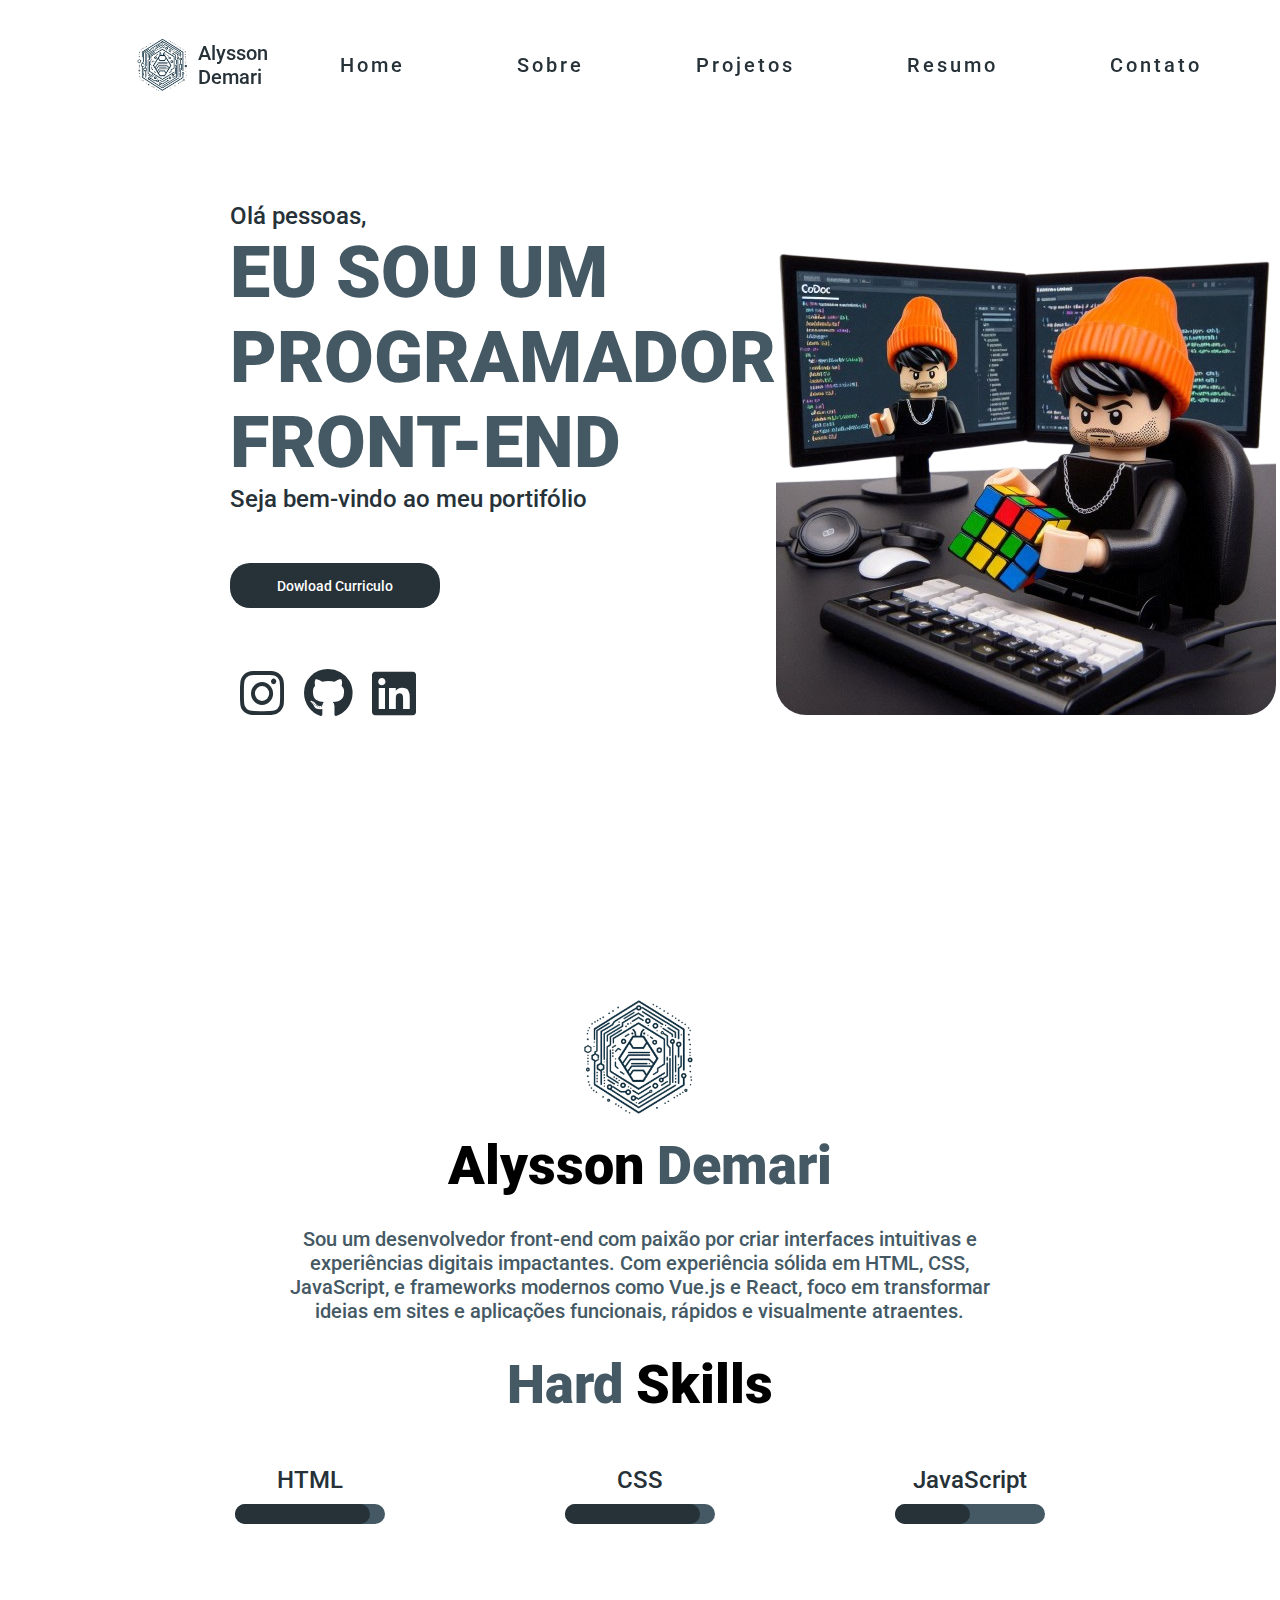
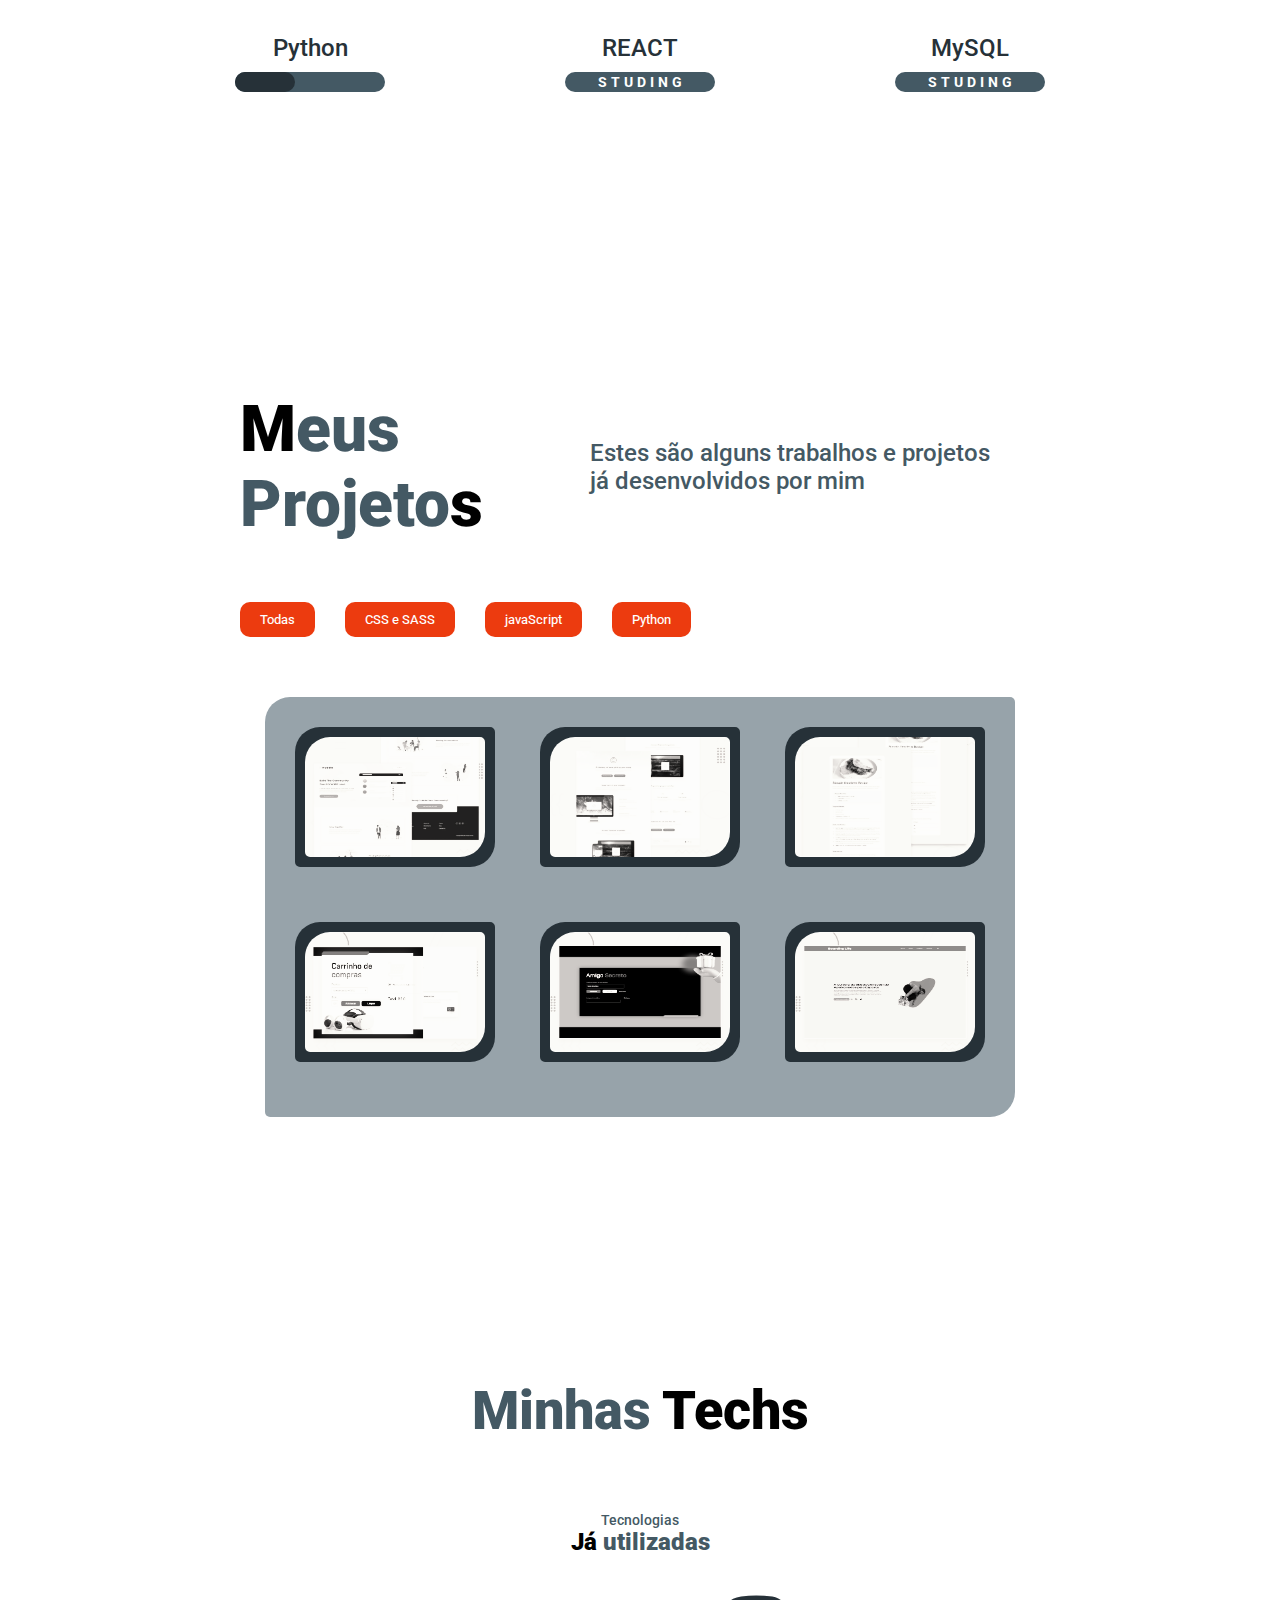
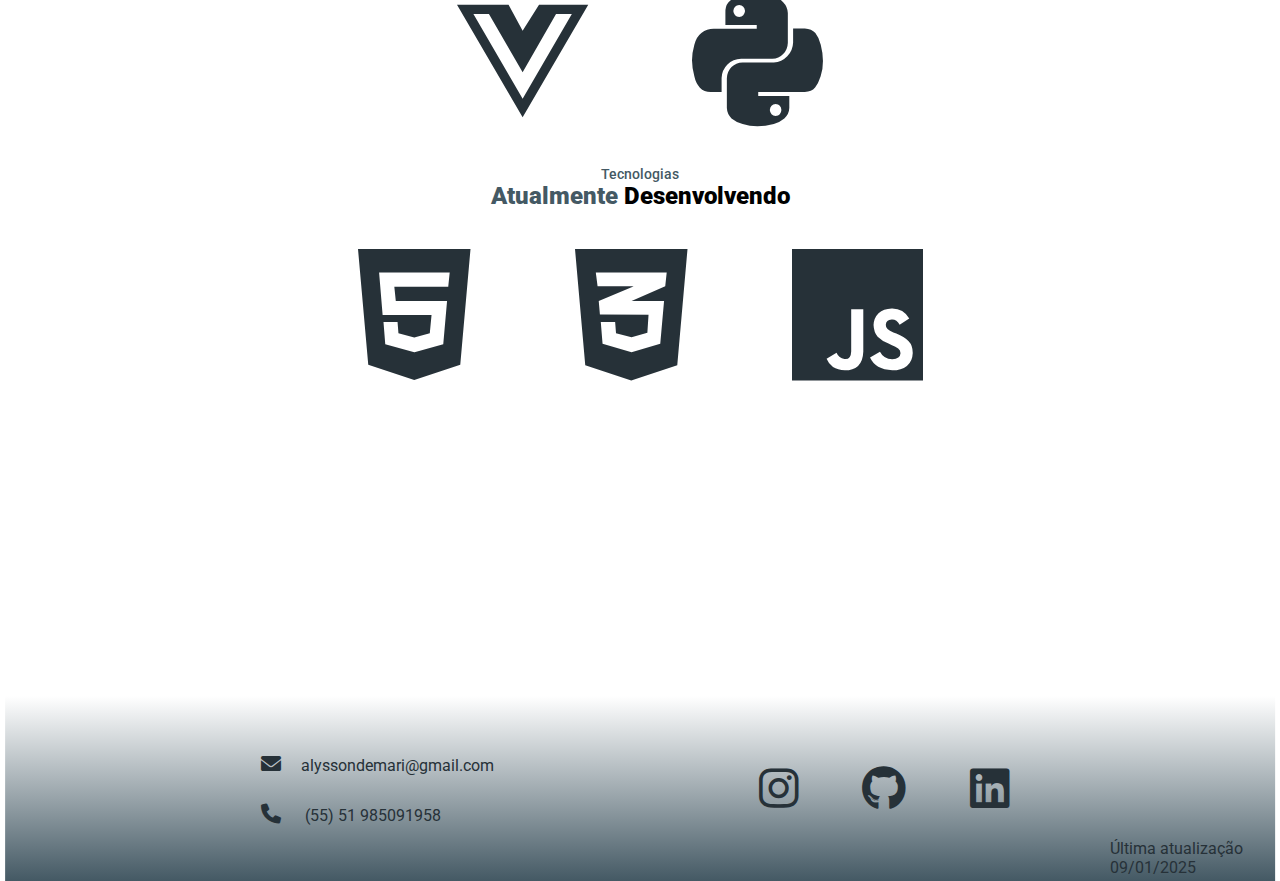
<file: index.html>
<!DOCTYPE html>
<html lang="pt-br">
<head>
    <meta charset="UTF-8">
    <meta name="viewport" content="width=device-width, initial-scale=1.0">
    <title>Alysson Demari</title>
    <link rel="shortcut icon" href="imagens/logo.png" type="image/x-icon">
    <link rel="stylesheet" href="https://cdnjs.cloudflare.com/ajax/libs/font-awesome/6.0.0-beta3/css/all.min.css">
    <link rel="stylesheet" href="css/style.css">

</head>
<body>
    <header id="header">
        <div class="container-header">
            <nav class="flex">
                <div class="nav-logo">
                    <img src="imagens/logo.png" alt="logo">
                    <a target="_blank" href="curiculo/curriculo-alysson-demari.pdf">Alysson Demari</a>
                </div>
                <div class="mobile-menu">
                    <div class="line1"></div>
                    <div class="line2"></div>
                    <div class="line3"></div>
                  </div>
                <ul class="nav-list">
                    <li class="hover-logo"><a href="#">Home</a></li>
                    <li class="hover-logo"><a href="#sobre">Sobre</a></li>
                    <li class="hover-logo"><a href="#portifolio">Projetos</a></li>
                    <li class="hover-logo"><a href="#usados">Resumo</a></li>
                    <li class="hover-logo"><a href="#footer">Contato</a></li>
                </ul>
            </nav>
        </div>
    </header>

    <main>
        <section id="lading-page">
            <div class="introducao">
                <p>Olá pessoas,</p>
                <h1>EU SOU UM <br> PROGRAMADOR <br> FRONT-END</h1>
                <p>Seja bem-vindo ao meu portifólio</p>
                <button><a id="curriculo" target="_blank" href="curiculo/curriculo-alysson-demari.pdf">Dowload Curriculo</a></button>
                <br>
                <div class="redes">
                    <a target="_blank" href=""><i class="fa-brands fa-instagram"></i></a>
                    <a target="_blank" href="https://github.com/AlyssonDemari"><i class="fa-brands fa-github"></i></a>
                    <a target="_blank" href="https://www.linkedin.com/in/alysson-rodrigues-demari-780b16252/"><i class="fa-brands fa-linkedin"></i></a>
                </div>
            </div>
                <img id="picture-logo" src="imagens/imagem-lego.png" alt="imagem-lego">
            </div>
        </section>


        <article id="sobre">
            <img id="logo-landing" src="imagens/logo.png" alt="logo">
            <h1><span>Alysson</span> Demari</h1>
            <p>Sou um desenvolvedor front-end com paixão por criar interfaces intuitivas e experiências digitais impactantes. Com experiência sólida em HTML, CSS, JavaScript, e frameworks modernos como Vue.js e React, foco em transformar ideias em sites e aplicações funcionais, rápidos e visualmente atraentes.</p>

            <section>
                <h2 title="Principais Habilidades">Hard <span>Skills</span></h2>
                <div id="hard-skills">
                    <ul>
                        <li>
                            <span>HTML</span>
                            <div>
                                <div class="barra">
                                    <div></div>
                                </div>
                            </div>
                        </li>
                        <li>
                            <span>CSS</span>
                            <div>
                                <div class="barra">
                                    <div></div>
                                </div>
                            </div>
                        </li>
                        <li>
                            <span>JavaScript</span>
                            <div>
                                <div class="barra">
                                    <div></div>
                                </div>
                        </li>
                        <li>
                            <span>Python</span>
                            <div>
                                <div class="barra">
                                    <div></div>
                                </div>
                        </li>
                        <li>
                            <span>REACT</span>
                            <div>
                                <div  class="barra text"> <!--Para adiconar a porcentagem, remova os span e adicione uma div vazia-->
                                    <span class="onda">S</span>
                                    <span class="onda">T</span>
                                    <span class="onda">U</span>
                                    <span class="onda">D</span>
                                    <span class="onda">I</span>
                                    <span class="onda">N</span>
                                    <span class="onda">G</span>
                                </div>
                        </li>
                        <li>
                            <span>MySQL</span>
                            <div>
                                <div  class="barra text">
                                    <span class="onda">S</span>
                                    <span class="onda">T</span>
                                    <span class="onda">U</span>
                                    <span class="onda">D</span>
                                    <span class="onda">I</span>
                                    <span class="onda">N</span>
                                    <span class="onda">G</span>
                                </div>
                        </li>
                    </ul>
                </div>
            </section>
        </article>
        <section id="portifolio">
            <div class="container-leg">
                <div class="legendas">
                    <h2><span>M</span>eus Projeto<span>s</span></h2>
                    <p>Estes são alguns trabalhos e projetos já desenvolvidos por mim</p>
                </div>
                <div class="btn-leg">
                    <ul>
                        <button class="category-btn" data-category="all">Todas</button>
                        <button class="category-btn" data-category="sass">CSS e SASS</button>
                        <button class="category-btn" data-category="js">javaScript</button>
                        <button class="category-btn" data-category="python">Python</button>
                    </ul>
                </div>
            </div>
            <div class="container-slide" >
                <div class="action-button" id="previous" onclick="prev()">&laquo</div>
                <div class="container-item" id="container-item">
                    <div class="items-wrapper">
                        <!--! sendo criando os projetos via JS aqui-->
                    </div> 
                </div>
                <div class="action-button" id="next" onclick="next()">&raquo</div></div>
            </div>
        </section>
        
        <section id="usados">
            <div class="utilizadas">
                <h1>Minhas <span>Techs</span></h1>
                <p>Tecnologias</p>
                <h2><span>Já</span> utilizadas</h2>
                <i class="fa-brands fa-vuejs"></i>
                <i class="fa-brands fa-python"></i>
            </div>


            <div class="atualmente">
                <p>Tecnologias</p>
                <h2>Atualmente <span>Desenvolvendo</span></h2>

              
                <i class="fa-brands fa-html5"></i>  
                <i class="fa-brands fa-css3-alt"></i>
                <i class="fa-brands fa-js"></i>
            </div>

        </section>


        <footer id="footer">
            <div class="contato">
                <p> <i class="fa-solid fa-envelope"></i>alyssondemari@gmail.com</p>
                <p> <i class="fa-solid fa-phone"></i> (55) 51 985091958</p>
                <p class="att">Última atualização 09/01/2025</p>
            </div>

            <div class="redes-footer">
                <a target="_blank" href=""><i class="fa-brands fa-instagram"></i></a>
                <a target="_blank" href="https://github.com/AlyssonDemari"><i class="fa-brands fa-github"></i></a>
                <a target="_blank" href="https://www.linkedin.com/in/alysson-rodrigues-demari-780b16252/"><i class="fa-brands fa-linkedin"></i></a>
            </div>
        </footer>
        <script src="script.js"></script>
    </main>
</body>
</html>
</file>
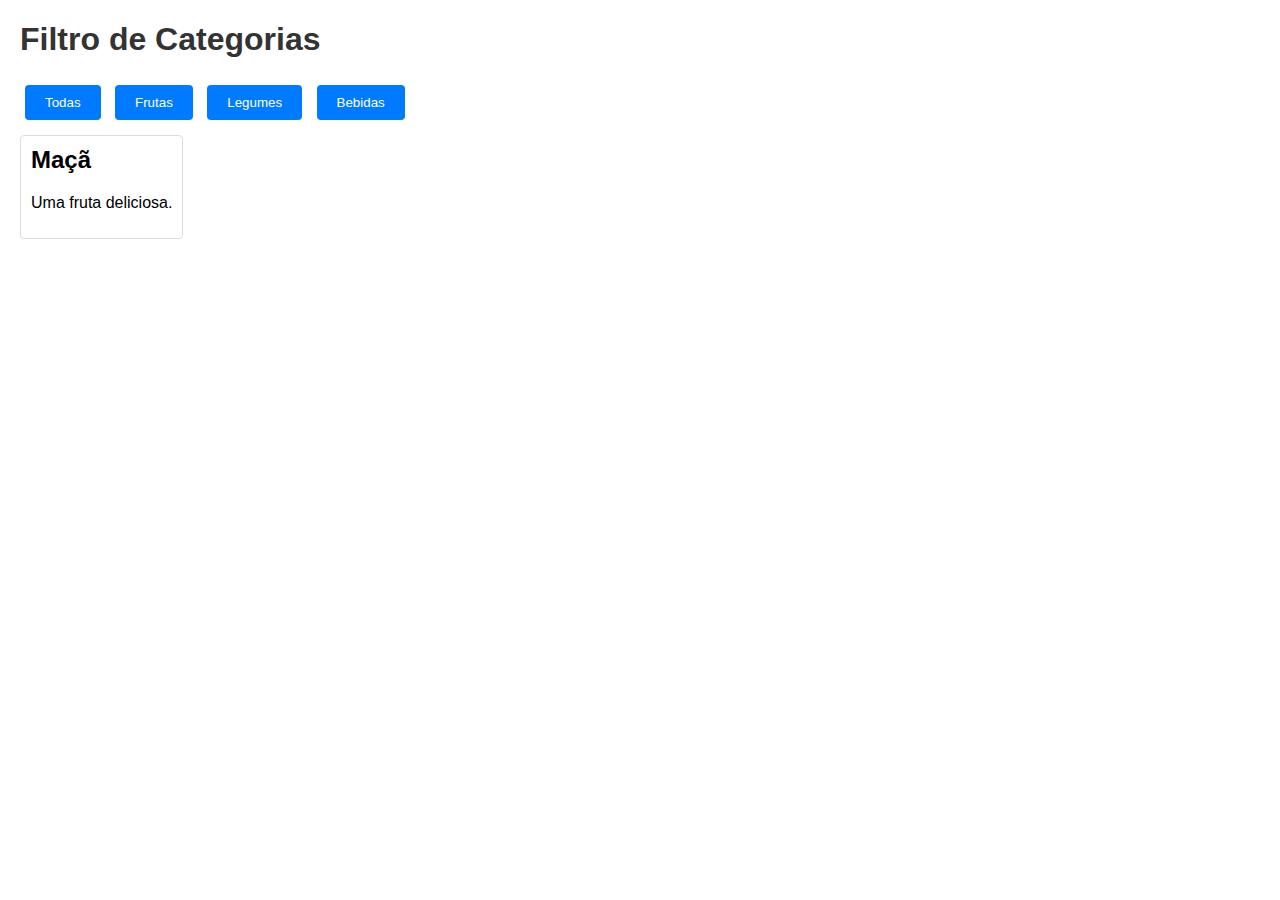
<file: teste.html>
<!DOCTYPE html>
<html lang="pt-BR">
<head>
  <meta charset="UTF-8">
  <meta name="viewport" content="width=device-width, initial-scale=1.0">
  <title>Filtro de Categorias com Botões</title>
  <style>
    /* style.css */
body {
  font-family: Arial, sans-serif;
  margin: 20px;
}

h1 {
  color: #333;
}

button {
  padding: 10px 20px;
  margin: 5px;
  background-color: #007bff;
  color: white;
  border: none;
  border-radius: 4px;
  cursor: pointer;
}

button:hover {
  background-color: #0056b3;
}

.item {
  padding: 10px;
  margin: 10px 0;
  border: 1px solid #ddd;
  border-radius: 4px;
}

.item h2 {
  margin-top: 0;
}

/* Inicialmente, escondemos os itens */
.item {
  display: none;
}

  </style>
</head>
<body>
  <h1>Filtro de Categorias</h1>

  <!-- Botões de categoria -->
  <div>
    <button class="category-btn" data-category="all">Todas</button>
    <button class="category-btn" data-category="frutas">Frutas</button>
    <button class="category-btn" data-category="legumes">Legumes</button>
    <button class="category-btn" data-category="bebidas">Bebidas</button>
  </div>

  <!-- Divs de conteúdo -->
  <div class="item frutas">
    <h2>Maçã</h2>
    <p>Uma fruta deliciosa.</p>
  </div>

  <div class="item frutas">
    <h2>Banana</h2>
    <p>Rica em potássio.</p>
  </div>

  <div class="item legumes">
    <h2>Cenoura</h2>
    <p>Boa para a visão.</p>
  </div>

  <div class="item legumes">
    <h2>Alface</h2>
    <p>Uma folha verde e nutritiva.</p>
 

  <script>
          // script.js

      // Obtém todos os botões e as divs de itens
      const categoryButtons = document.querySelectorAll('.category-btn');
      const items = document.querySelectorAll('.item');
      const btnProj = document.querySelectorAll('btn-proj') 

      // Função para filtrar as divs com base na categoria
      function filterItems(category) {
        // Para cada div de item, verifica se ela corresponde à categoria selecionada
        items.forEach(item => {
          if (category === 'all' || item.classList.contains(category)) {
            item.style.display = 'inline-block'; // Exibe o item
            btnProj.style.color = 'blue'
          } else {
            item.style.display = 'none'; // Esconde o item
          }
        });
      }

      // Adiciona um ouvinte de evento para cada botão de categoria
      categoryButtons.forEach(button => {
        button.addEventListener('click', () => {
          const category = button.getAttribute('data-category');
          filterItems(category);
        });
      });

      // Chama a função ao carregar a página para aplicar o filtro inicial (mostrar todos os itens)
      filterItems('all');

  </script>




aqui 
//? Função responsável pela movimentação do grid
const containerItem = document.getElementById('container-item');
const itemsWrapper = containerItem.querySelector('.items-wrapper');
const totalItems = document.querySelectorAll('.container-proj').length;
let offset = 0; //! Acompanhando a posição dos itens
const itemWidth = 490; //! Largura do item para deslocamento
const visibleItems = 11; //! mudar para caso acrescente mais projetos sempre 4 a mais que o número do  grid-template-columns: repeat(7, 1fr);
const maxOffset = (totalItems - visibleItems) * itemWidth; 

function next() {
  if (offset > -maxOffset) {
    offset -= itemWidth; 
    itemsWrapper.style.transform = `translateX(${offset}px)`;
  }
}

function start(itemWidth) {
  if (offset < 0) {
    offset += itemWidth;
    if (offset > 0) {
      offset = 0; // Garantindo que o offset não seja maior que 0
    }
    itemsWrapper.style.transform = `translateX(${offset}px)`;
  }
}

function prev() {
  if (offset < 0) { 
    offset += itemWidth; 
    itemsWrapper.style.transform = `translateX(${offset}px)`;
  }
}
</file>
<file: css/style.css>
@import url('https://fonts.googleapis.com/css2?family=Roboto:ital,wght@0,100;0,300;0,400;0,500;0,700;0,900;1,100;1,300;1,400;1,500;1,700;1,900&display=swap');

:root{
    --fonte-padrao: "Roboto", sans-serif;
    --color1: #263138;
    --color2: #445964;
    --color3: #ec3b0f;
    --color4: #97a3aa;
    --color5: #61686d1e;
    --white: #FFF;
}


*{
    padding: 0px;
    margin: 0px;
    text-decoration: none;
    list-style-type: none;
    font-family: var(--fonte-padrao);
    scroll-behavior: smooth;
    color: var(--color1);
}


span{
    color: black;
}


body{
    width: 80%;
    display: flex;
    flex-direction: column;
    margin: auto;

}

/* navbar */

header{
    width: 100%;
    padding: 30px 0px 0px 0px;
    position: fixed;
    top: 0px;
    left: 0px;
    transition: 0.5s;
}

header.rolagem{
    background-image: linear-gradient(to bottom, #445964, #FFF );
    padding: 0px 0px 0px 0px;
    height: 70px;
    z-index: 2;
}

.container-header{
    width: 80%;
    margin: auto;
}

.flex{
    display: flex;
    align-items: center;
    justify-content: space-between;
}

ul{
    display: flex;
}

ul a{
    color: var(--color1);
    padding: 10px 40px;
}

header li, a{
    font-size: 20px;
    font-weight: 500;
    border-radius: 20px;
    transition: background-color 0.8s;
}


.hover-logo:hover a {
    color:var(--white);
    padding: 10px 40px;
    border-radius: 20px;
    box-shadow: 12px 8px 5px 1px rgba(0,0,0,0.1);
    background-color: var(--color3);
    transition: 0.5s;
}

.nav-logo{
    display: flex;
    align-items: center;
    font-size: 24px;
}

.nav-logo img {
    width: 70px;
}

.nav-list {
    list-style: none;
    display: flex;
}

.nav-list li {
    letter-spacing: 3px;
    margin-left: 32px;
}

.mobile-menu {
    display: none;
    cursor: pointer;
}

.mobile-menu div {
    width: 32px;
    height: 2px;
    background: var(--color1);
    margin: 8px;
    transition: 0.3s;
}

/*? landing page */
#lading-page{
    display: flex;
    justify-content: space-between;
    align-items: center;
    margin-top:100px;
    margin-bottom: 150px;
    padding: 10%;
}

#lading-page h1{
    color: var(--color2);
    font-size: 72px;
    font-style: normal;
    font-weight: 900;
    line-height: normal;
}

#lading-page > div > p{
    color: var(--color1);
    font-size: 24px;
    font-style: normal;
    font-weight: 500;
    line-height: normal;
}

#lading-page button{
    margin: 50px 0px;
    border-radius: 20px;
    width: 210px;
    height: 45px;
    color: var(--white);
    background-color: var(--color1);
    font-family: var(--fonte-padrao);
    font-size: 14px;
    font-style: normal;
    font-weight: 900;
    line-height: normal;
    border: none;    
    transition: background-color 0.8s;
}

#lading-page button:hover{
    background-color: var(--color3);
    box-shadow: 12px 8px 5px 1px rgba(0,0,0,0.1);
    transition: background-color 0.8s;
}

#curriculo{
    color: var(--white);
    font-size: 14px;
}

#picture-logo{
    border-radius: 0px 0px 30px 30px;
}
.redes{
    display: flex;
}
.redes i{
    margin: 10px;
    font-size: 50px;
}
.redes i:hover{
    color: var(--color3);
    transition: 0.5s;
}


/*? HARD SKILLS */
#sobre{
    scroll-margin-top: 60px;
}

article{
    height: 93%;
    display: flex;
    flex-direction: column;
    align-items: center;
}

#logo-landing{
    width: 15%;
}

article h1{
    color: var(--color2);
    font-size: 54px;
    font-style: normal;
    font-weight: 900;
    line-height: normal;
}

article p{
    color: var(--color2);
    width: 70%;
    text-align: center;
    font-size: 20px;
    font-weight: 500;
    padding: 30px;
}

article h2{
    color: var(--color2);
    font-family: var(--fonte-padrao);
    padding: 0px 0px 20px 0px;
    text-align: center;
    font-size: 54px;
    font-style: normal;
    font-weight: 900;
    line-height: normal;
}

#hard-skills{
    display: flex;
    justify-content: center;
    text-align: center;
}

#hard-skills ul{
    display: grid;
    grid-template-columns: repeat(3, 1fr); 
}

#hard-skills li{
    padding: 30px 80px 70px 80px;
}

/*? ANIMAÇÃO DO HARD SKILLS*/
li span{
    font-family: var(--fonte-padrao);
    color: var(--color1);
    font-size: 24px;
    font-weight: 500;
}

.barra {
    width: 150px;
    height: 20px;
    border-radius: 10px;
    background-color: var(--color2);
    margin: 10px;
}

.barra div {
    height: 100%;
    border-radius: 10px;
    background-color: var(--color1);
    }

.text span{
    color: var(--white);
    font-size: 14px;
} 

.onda {
    display: inline-block;
    font-size: 40px;
    font-weight: bold;
    animation: wave 2.5s infinite;
  }

  @keyframes wave {
    0%, 100% {
      transform: translateY(0);
    }
    50% {
      transform: translateY(-3.5px);
    }
    }
    .text span:nth-child(1) {
        animation-delay: 0s;
    }
    .text span:nth-child(2) {
        animation-delay: 0.2s;
    }
    .text span:nth-child(3) {
        animation-delay: 0.4s;
    }
    .text span:nth-child(4) {
        animation-delay: 0.6s;
    }
    .text span:nth-child(5) {
        animation-delay: 0.8s;
    }
    .text span:nth-child(6) {
        animation-delay: 1.0s;
    }
    .text span:nth-child(7) {
        animation-delay: 1.2s;
}

/*? GRID DE PROJETOS  */
/*? container geral do portifólio*/
#portifolio{
    height: 93vh;
    display: flex;
    flex-direction: column;
    align-items: center;
    margin: 150px 0px;
    gap: 50px;
    scroll-margin-top: 60px;
}

/*? container da legenda */
.container-leg{
    display: flex;
    flex-direction: column;
    margin: 70px 70px 0px 70px;
}

.container-leg h2{
    color: var(--color2);
    font-size: 54px; 
    width: 300px;
    font-size: 64px;
    font-weight: 900;
}
.container-leg p{
    color: var(--color2);
    width: 400px;
    margin: 0px 50px;
    font-size: 24px;
    font-weight: 500;
}

/*? estilização da legenda */
.legendas{
    display: flex;
    align-items: center;
}

.btn-leg{
    margin: 10px 0px;
}

.btn-leg ul{
    margin-top: 50px;
    gap: 30px;
    font-family: var(--fonte-padrao);
}

ul > button {
    padding: 10px 20px;
    border: none;  
    border-radius: 10px; 
    background-color: var(--color3); 
    font-weight: 450;
    color: var(--white);
    transition: background-position 0.4s ease; 
    background-image: linear-gradient(to top, var(--color1) 50%, var(--color3) 50%);
    background-size: 100% 200%;
    background-position: top;
}

ul > button:hover {
    background-position: bottom;
}

/*? ITENS DO GRID */
.container-slide{
    display: flex;
    justify-content: space-between;
    width: 750px;
    height: 441px;
    border-radius: 10px;
    position: relative;
}


.items-wrapper {
    display: grid;
    grid-template-columns: repeat(7, 1fr); /* caso quebre o grid aumentar o primeiro número*/
    grid-template-rows: repeat(2, 175px);
    transition: all 1s;
    gap: 20px 45px;
}

.container-item{
    position: absolute;
    padding: 30px;
    width: 690px;
    height: 360px;
    background-color: var(--color4);
    border-radius: 25px 5px;
    overflow: hidden;
}

.container-proj {
    background-color: var(--color1);
    height: 120px;
    padding: 10px;
    border-radius: 25px 5px;
    display: flex;
    flex-direction: column;
    width: 180px;
    transition: all 1s;
}

.container-proj:hover{
    background-color:var(--color2);
    transform: scale(1.1);
    height: 155px;
    z-index: 1;
    transition: 0.7s;
}

.container-proj img{
    filter: sepia(100%) hue-rotate(-20deg) saturate(10%);
}

.container-proj:hover img{
    filter: none;
}

figure img{
    width: 180px;
    height: 120px;
    margin: 0px;
    padding: 0px;
    border-radius: 25px 5px;
}

.action-button{
    font: bold 30px sans-serif;
    display: flex;
    justify-content: center;
    align-items: center;
    width: 50px;
    height: 95%;
    border-radius: 10px;
    color: #00000000;
    z-index: 1;
    user-select: none;
}

.action-button:hover{
    color: #cad5de;
    background-color: rgba(0, 0, 0, 0.315);
    cursor: pointer;
    transition: all 0.5s;
    border-radius: 0px 10px 10px 0px;
    user-select: none;
}

#previous{
    border-radius: 25px 0px 0px 5px;
}
#next{
    border-radius: 0px 5px 25px 0px;
}

/*? botoes de dentro dos projetos */
.btn-proj{
    display: flex;
    align-items: center;
    justify-content: space-between;
    overflow: hidden;
}

.btn-proj a{
    width: 70px;
    font-size: 16px;
    color: var(--white);
    text-align: center;
    padding: 5px;
    border-radius: 20px;
    transition: background-color 0.8s;

}

.btn-proj a:hover{
    background-color: var(--color3);
    transition: 0.5s;
}


 /*? Minhas techs */
#usados{
    height: 93vh;
    text-align: center;
    margin: 150px 0px;
    scroll-margin-top: 90px;
    transition: 0.5s;
}


#usados h1{
    color: var(--color2);
    font-size: 54px; 
    font-weight: 900;
    padding: 70px 0px;
}
#usados h2{
    color: var(--color2);
    font-size: 24px;
    font-weight: 900;
}
#usados p{
    color: var(--color2);
    margin: 0px 50px;
    font-size: 14px;
    font-weight: 500;
}

#usados i {
    transition: 1.5s;
}

#usados .fa-brands{
    font-size: 150px;
    margin: 30px 50px;
    transition: background-color 0.8s;
}
#usados .fa-brands:hover{
    color: var(--color3);
    transition: 0.5s;
}

/* FOOTER */

footer{
    background-image: linear-gradient(to top, #445964, #FFF );    
    color: white;
    width: 99.2vw; 
    padding: 40px 0;
    display: flex;
    justify-content: space-evenly;
    align-items: center;
    position: relative; 
    left: 50%; 
    transform: translateX(-50%); 
}

footer a{
    color: var(--white);
}

footer .fa-solid{
    margin: 15px 20px;
    font-size: 20px;
}

.redes-footer i{
    margin: 30px;
    font-size: 45px;
    transition: 0.1s;
}

.redes-footer i:hover{
    color: var(--color3);
    transition: 0.9s;
}

.contato p{
    transition: 0.9s;
}

.contato p:hover{
    color: var(--color3);
    transition: 0.9s;
}

.att{
    cursor: default;
    position: absolute;
    top: 100;
    left: 87%;
}





@media (min-width: 360px) and (max-width: 767.98px){ /**Tamanho para celulares */
    body{
        width: 100%;
        display: flex;
        flex-direction: column;
        margin: auto;
    }

    header{
        width: 100%;
        height: 8vh;
        padding: 0px 0px 0px 0px;
        position: fixed;
        top: 0px;
        left: 0px;
        transition: 0.5s;
    }

    .nav-list {
        position: absolute;
        top: 8vh;
        right: 0;
        width: 50vw;
        height: 92vh;
        background-image: linear-gradient(to top, #445964, #FFF );    
        flex-direction: column;
        align-items: center;
        justify-content: space-around;
        transform: translateX(100%);
        transition: transform 0.3s ease-in;
        z-index: 10;
      }

      .nav-list li {
        margin-left: 0;
        opacity: 0;
      }

      .mobile-menu {
        display: block;
      }

      .nav-list.active {
        transform: translateX(0);
      }

      @keyframes navLinkFade {
        from {
          opacity: 0;
          transform: translateX(50px);
        }
        to {
          opacity: 1;
          transform: translateX(0);
        }
      }
      
      .mobile-menu.active .line1 {
        transform: rotate(-45deg) translate(-8px, 8px);
      }
      
      .mobile-menu.active .line2 {
        opacity: 0;
      }
      
      .mobile-menu.active .line3 {
        transform: rotate(45deg) translate(-5px, -7px);
      }

        /* landing page */
    #lading-page{
        justify-content: center;
        flex-direction: column;
        width: 300px;
        margin: 100px auto;
    }

    #lading-page h1{
        font-size: 42px;
    }

    #lading-page > p{
        font-size: 21px;
    }

    #lading-page button{
        margin: 30px 0px;
        width: 130px;
        height: 35px;
        font-size: 11px;
    }

    #picture-logo{
        border-radius: 0px 0px 30px 30px;
        width: 300px;
    }
    .redes i{
        margin: 10px;
        font-size: 40px;
    }

        /* HARD SKILLS */
    #sobre{
        scroll-margin-top: 60px;
    }

    article h1{
        font-size: 42px;
    }

    article p{
        font-size: 20px;
        padding: 20px;
    }

    article h2{
        padding: 30px 0px 20px 0px;
        font-size: 42px;
    }


    #hard-skills ul{
        grid-template-columns: repeat(1, 1fr); 
    }


        /* projetos */
    #portifolio{
        align-items: center;
        height: 100%;
    }

    /*? container da legenda */
    .container-leg{
        width: 330px;
    }

    .container-leg h2{
        font-size: 44px; 
        width: 300px;
    }
    .container-leg p{
        width: 300px;
        font-size: 20px;
    }

    /*? estilização da legenda */
    .legendas{
        display: flex;
        align-items: center;
        flex-direction: column;
    }

    .btn-leg{
        margin: 10px 0px;

    }

    .btn-leg ul{
        flex-direction: column;
    }
    .btn-leg li{
        margin: 4px;
        border-radius: 10px;
        text-align: center;
    }

    /*? ITENS DO GRID */
    .container-slide{
        display: flex;
        justify-content: center;
        width: 220px;
        height: 441px;
        border-radius: 10px;
        position: relative;
    }


    .items-wrapper {
        display: grid;
        grid-template-columns: repeat(1, 1fr); /* caso quebre o grid aumentar o primeiro número*/
        grid-template-rows: repeat(7, 175px);
        transition: all 1s;
        gap: 45px;
        overflow: scroll;
        justify-content: center;
    }

    .container-item{
        position: absolute;
        padding: 30px;
        width: 220px;
        height: 380px;
        background-color: var(--color4);
        border-radius: 5px;
        overflow-y: scroll;
    }

    .container-item::-webkit-scrollbar {
        width: 8px;
      }
  
      .container-item::-webkit-scrollbar-track {
        background :none;
      }
  
      .container-item::-webkit-scrollbar-thumb {
        background: var(--color3);
        border-radius: 5px;
      }

    .container-proj {
        background-color: var(--color1);
        height: 120px;
        padding: 10px;
        border-radius: 25px 5px;
        display: flex;
        flex-direction: column;
        width: 189px;
        transition: all 1s;
    }

    .container-proj:hover{
        background-color:var(--color2);
        transform: none;
        height: 155px;
        z-index: 1;
        transition: 0.7s;
    }

    .container-proj img{
        filter: sepia(100%) hue-rotate(-20deg) saturate(10%);
    }

    .container-proj:hover img{
        filter: none;
    }

    figure img{
        width: 180px;
        height: 120px;
        margin: 0px;
        padding: 0px;
        border-radius: 25px 5px;
    }

    .action-button{
        display: none;
    }

    .action-button:hover{
        display: none;
    }

    #previous{
        border-radius: 25px 0px 0px 5px;
    }
    #next{
        border-radius: 0px 5px 25px 0px;
    }

    /*? botoes de dentro dos projetos */
    .btn-proj{
        display: flex;
        align-items: center;
        justify-content: space-between;
        overflow: hidden;
    }

    .btn-proj a{
        width: 70px;
        font-size: 16px;
        color: var(--white);
        text-align: center;
        padding: 5px;
        border-radius: 20px;
        transition: background-color 0.8s;

    }

    .btn-proj a:hover{
        background-color: var(--color3);
        transition: 0.5s;
    }



        /* Minhas techs */

        #usados{
            height: 56vh;
        }

    #usados h1{
        color: var(--color2);
        font-size: 44px; 
        font-weight: 900;
        padding: 60px 0px;
    }

    #usados .fa-brands{
        font-size: 80px;
        margin: 30px 20px;
    }

    /* FOOTER */

    footer{
        display: flex;
        flex-direction: column;
    }

    .att{
        display: none;
    }
}


@media (min-width:768px) and (max-width: 991.98px){ /**Tamanho para alguns celulares e tablets */
    header{
        width: 100%;
        height: 8vh;
        padding: 0px 0px 0px 0px;
        position: fixed;
        top: 0px;
        left: 0px;
        transition: 0.5s;
    }

    .nav-list {
        position: absolute;
        top: 70px;
        right: 0;
        width: 50vw;
        height: 92vh;
        background-image: linear-gradient(to top, #445964, #FFF );    
        flex-direction: column;
        align-items: center;
        justify-content: space-around;
        transform: translateX(100%);
        transition: transform 0.3s ease-in;
    }

    .nav-list li {
        margin-left: 0;
        opacity: 0;
    }

    .mobile-menu {
        display: block;
    }

    .nav-list.active {
        transform: translateX(0);
    }

      @keyframes navLinkFade {
        from {
          opacity: 0;
          transform: translateX(50px);
        }
        to {
          opacity: 1;
          transform: translateX(0);
        }
      }
      
      .mobile-menu.active .line1 {
        transform: rotate(-45deg) translate(-8px, 8px);
      }
      
      .mobile-menu.active .line2 {
        opacity: 0;
      }
      
      .mobile-menu.active .line3 {
        transform: rotate(45deg) translate(-5px, -7px);
      }


    /* landing page */

    #lading-page{
        padding: 40px 0px;
        justify-content: space-between;
    }

    #lading-page h1{
        font-size: 27px;
    }

    #lading-page > p{  /*! > usado para que não seja aplicado no flip*/
        font-size: 18px;
    }

    #lading-page button{
        margin: 30px 0px;
        width: 140px;
        height: 29px;
        font-size: 11px;
    }

    #curriculo{
        font-size: 14px;
    }

    #picture-logo{
        width: 60%;
    }
    .redes i{
        font-size: 40px;
    }

    .flip-card{
        width: 420px;
        height: 430px;
        transform-style: preserve-3d;
        transition: transform 0.7s ease-in-out;
        position: relative;
        top: 60px;
        border-radius: 15px;
    }

    .flip-card-back p{
        margin: 20px;
        line-height: 1.4;
        width: 360px;
        height: 330px;
        font-size: 16px;
    }
    .flip-card-back  a{
        padding: 5px;
        background-color: var(--color1);
        font-size: 20px;
    }
    .flip-card-back  a:hover{
        font-size: 20px;
        padding: 5px;
        background-color: var(--color3);
    }


    /* HARD SKILLS*/

    #sobre{
        scroll-margin-top: 60px;
    }
    
    
    article{
        height: 93%;
        display: flex;
        flex-direction: column;
        align-items: center;
    }
    
    #logo-landing{
        width: 25%;
    }
    
    article p{
        width: 90%;
    }
    
    
    #hard-skills ul{
        grid-template-columns: repeat(2, 1fr); 
    }

    /* projetos */

        #portifolio{
        height: 1300px;
    }


    .container-leg{
        width: 350px;
        display: flex;
        flex-direction: column;
        align-items: start;
    }

    .container-leg h2{
        margin: 0px;
        width: 250px;
        font-size: 62px;
    }
    .container-leg p{
        width: 350px;
        font-size: 20px;
        font-weight: 500;
        margin:10px 0px;
    }

    .legendas{
        display: flex;
        flex-direction: column;
        align-items: start;
    }

    .btn-leg ul{
        display: flex;
        flex-direction: row;
        justify-content: start;
    }

    .btn-grid { 
        display: none;
    }

    .btn-grid2 { 
        display: none;
    }

    .projetos{
        display: grid;
        grid-template-columns: repeat(2, 1fr); 
        grid-template-rows: repeat(6, 175px);
        gap: 60px;
        width: 520px;
        height: 450px;
        overflow-y: scroll ;
        border-radius: 20px 0px 0px 20px;
    }

    .projetos::-webkit-scrollbar {
        width: 12px;
    }

    .projetos::-webkit-scrollbar-thumb {
        background-color: var(--color3); 
        border-radius: 10px;
    }

    .projetos::-webkit-scrollbar-track {
        background-color: var(--color5);
    }

    .projetos figure img{
        width: 180px;
        height: 160px;
    }

    .projetos .container-proj {
        width: 92%;
        height: 190px;
    }

    .projetos .container-proj:hover{
        height: 190px;
    }

    .projetos .container-proj img{
        filter: sepia(100%) hue-rotate(-20deg) saturate(10%);
        width: 100%;
    }
    

    /* Minhas techs */

    #usados{
        height: 93vh;
        text-align: center;
        margin: 150px 0px;
        scroll-margin-top: 90px;
        transition: 0.5s;
    }


    #usados h1{
        color: var(--color2);
        font-size: 54px; 
        font-weight: 900;
        padding: 70px 0px;
    }
    #usados h2{
        color: var(--color2);
        font-size: 24px;
        font-weight: 900;
    }
    #usados p{
        color: var(--color2);
        margin: 0px 50px;
        font-size: 14px;
        font-weight: 500;
    }

    #usados i {
        transition: 1.5s;
    }

    #usados .fa-brands{
        font-size: 150px;
        margin: 30px 50px;
        transition: background-color 0.8s;
    }
    #usados .fa-brands:hover{
        color: var(--color3);
        transition: 0.5s;
    }

    /* FOOTER */

    footer{
        background-image: linear-gradient(to top, #445964, #FFF );    
        color: white;
        width: 99.2vw; 
        padding: 40px 0;
        display: flex;
        justify-content: space-evenly;
        align-items: center;
        position: relative; 
        left: 50%; 
        transform: translateX(-50%); 
    }

    footer a{
        color: var(--white);
    }

    footer .fa-solid{
        margin: 15px 20px;
        font-size: 20px;
    }

    .redes-footer i{
        margin: 30px;
        font-size: 45px;
        transition: 0.1s;
    }

    .redes-footer i:hover{
        color: var(--color3);
        transition: 0.9s;
    }

    .contato p{
        transition: 0.9s;
    }

    .contato p:hover{
        color: var(--color3);
        transition: 0.9s;
    }

    .att{
        display: none;
    }
}


@media (min-width: 992px) and (max-width: 1199.98px){  /**Tamanho para tablets */

    ul{
        display: flex;
        justify-content: end;
    }
    
    ul a{
        padding: 10px 5px;
    }
    
    header li, a{
        font-size: 15px;
        border-radius: 20px;
    }

    .hover-logo:hover a {
        padding: 10px 5px;
    }
    

    /* landing page */
    #lading-page{
        padding: 100px 0px;
    }

    #lading-page h1{
        font-size: 48px;
    }

    #lading-page p{
        font-size: 20px;
    }

    #lading-page button{
        margin: 30px 0px;
        width: 160px;
        height: 45px;
        font-size: 14px;
    }

    #picture-logo{
        width: 400px;
    }
    .redes i{
        font-size: 40px;
    }

    #portifolio{
        height: 900px;
    }

    #usados{
        height: 75vh;
        margin: 100px 0px;
    }

    footer{
        display: flex;
        flex-direction: column;
        width: 100vw;
    }

    

}
</file>
